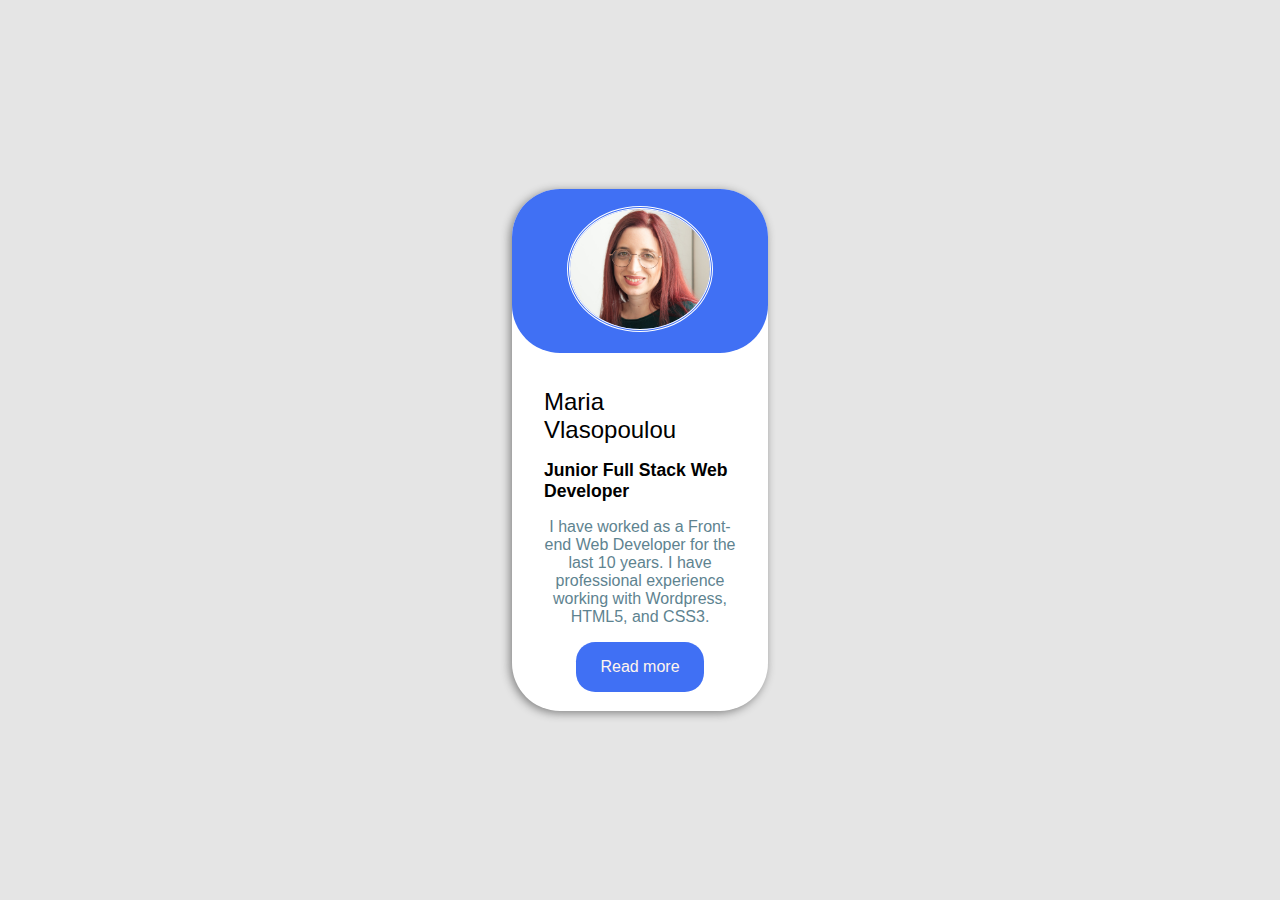
<file: week2-css-fundamentals/day-1-profile-card/index.html>
<!DOCTYPE html>
<html lang="en">
<head>
    <meta charset="UTF-8">
    <meta name="viewport" content="width=device-width, initial-scale=1.0">
    <title>Profile Card</title>
    <link rel="stylesheet" href="./style.css">
</head>
<body>
    <div id="container">
        <div class="card">
            <div class="card-top">
                <img src="./images/DSC_6470.jpeg" width="250">
            </div>
            <div class="card-bottom">
                <h1>Maria Vlasopoulou</h1>
                <h2>Junior Full Stack Web Developer</h2>
                <p>I have worked as a Front-end Web Developer for the last 10 years. I have professional experience working with Wordpress, HTML5, and CSS3.</p>
                <button class="button">Read more</button>
            </div>
        </div>
    </div>
</body>
</html>
</file>
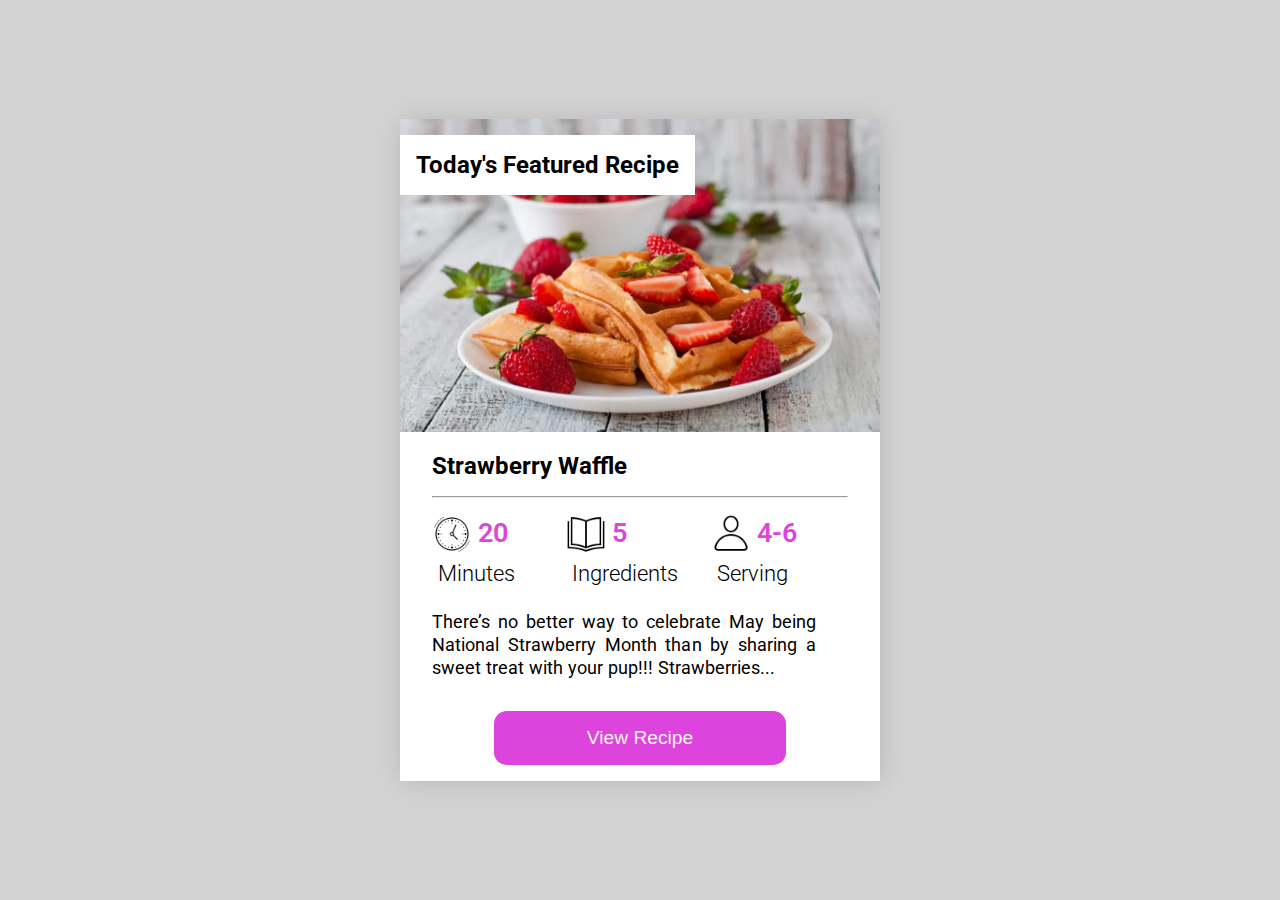
<file: week2-css-fundamentals/day-2-recipe-card/index.html>
<!DOCTYPE html>
<html lang="en">
<head>
    <meta charset="UTF-8">
    <meta name="viewport" content="width=device-width, initial-scale=1.0">
    <title>Recipe Card</title>
    <link href="https://fonts.googleapis.com/css2?family=Roboto:ital,wght@0,100..900;1,100..900&display=swap" rel="stylesheet">
    <link rel="stylesheet" href="./style.css">
</head>
<body>
    <div class="card">
        <h2>Today's Featured Recipe</h2>
        <img src="./images/strawberry-waffles.webp" alt="strawberry-waffles">
        <div class="card-bottom">
            <h1>Strawberry Waffle</h1>
            <hr>
            <div class="info">
                <div class="info-item">
                    <img src="./images/clock.png" alt="time-icon">
                    <span>20 </span><h4>Minutes</h4>
                </div>
                <div class="info-item">
                    <img src="./images/book.png" alt="book-icon">
                    <span>5 </span><h4>Ingredients</h4>
                </div>
                <div class="info-item">
                    <img src="./images/person.png" alt="figure-icon">
                    <span>4-6 </span><h4>Serving</h4>
                </div>
            </div>
            <p>There’s no better way to celebrate May being National Strawberry Month than by sharing a sweet treat with your pup!!! Strawberries...</p>
            <button class="button">View Recipe</button>
        </div>
    </div>
</body>
</html>
</file>
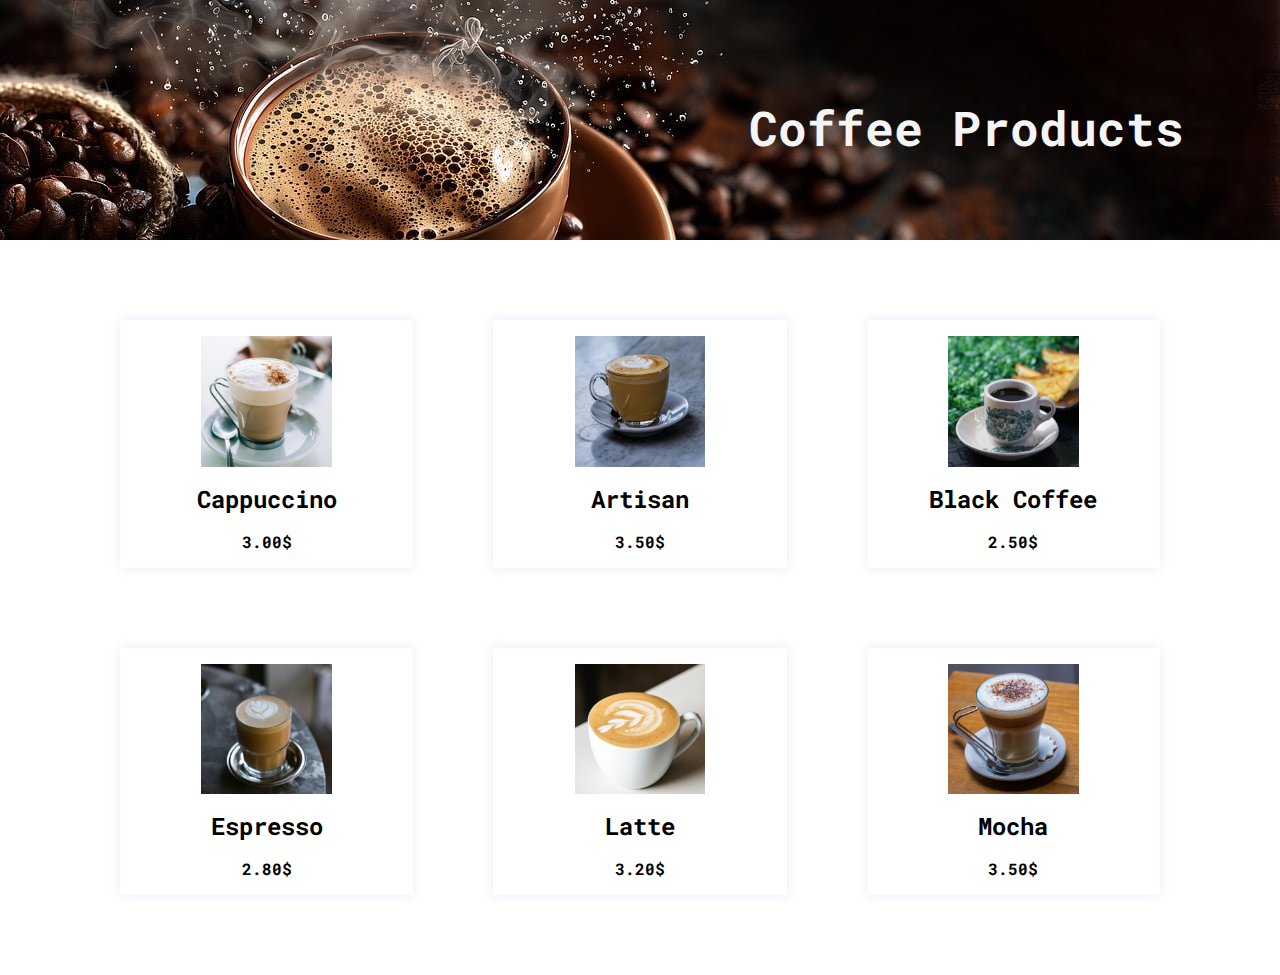
<file: week2-css-fundamentals/day-3-flexbox-3-column-layout/index.html>
<!DOCTYPE html>
<html lang="en">
<head>
    <meta charset="UTF-8">
    <meta name="viewport" content="width=device-width, initial-scale=1.0">
    <title>Flexbox 3-Column Layout</title>
    <link rel="stylesheet" href="./style.css">
    <link href="https://fonts.googleapis.com/css2?family=Roboto+Mono:ital,wght@0,100..700;1,100..700&display=swap" rel="stylesheet">
</head>
<body>
    <h1>Coffee Products</h1>
    <div class="container">
        <div class="product-card">
            <img src="./images/capuccino.jpg" alt="cappuccino">
            <h2>Cappuccino</h2>
            <h4>3.00$</h4>
        </div>
        <div class="product-card">
            <img src="./images/artisan.jpg" alt="artisan">
            <h2>Artisan</h2>
            <h4>3.50$</h4>
        </div>
        <div class="product-card">
            <img src="./images/black.jpg" alt="black coffee">
            <h2>Black Coffee</h2>
            <h4>2.50$</h4>
        </div>
        <div class="product-card">
            <img src="./images/espresso.jpg" alt="espresso">
            <h2>Espresso</h2>
            <h4>2.80$</h4>
        </div>
        <div class="product-card">
            <img src="./images/latte.jpg" alt="latte">
            <h2>Latte</h2>
            <h4>3.20$</h4>
        </div>
        <div class="product-card">
            <img src="./images/mocha.jpg" alt="mocha">
            <h2>Mocha</h2>
            <h4>3.50$</h4>
        </div>
    </div>
</body>
</html>
</file>
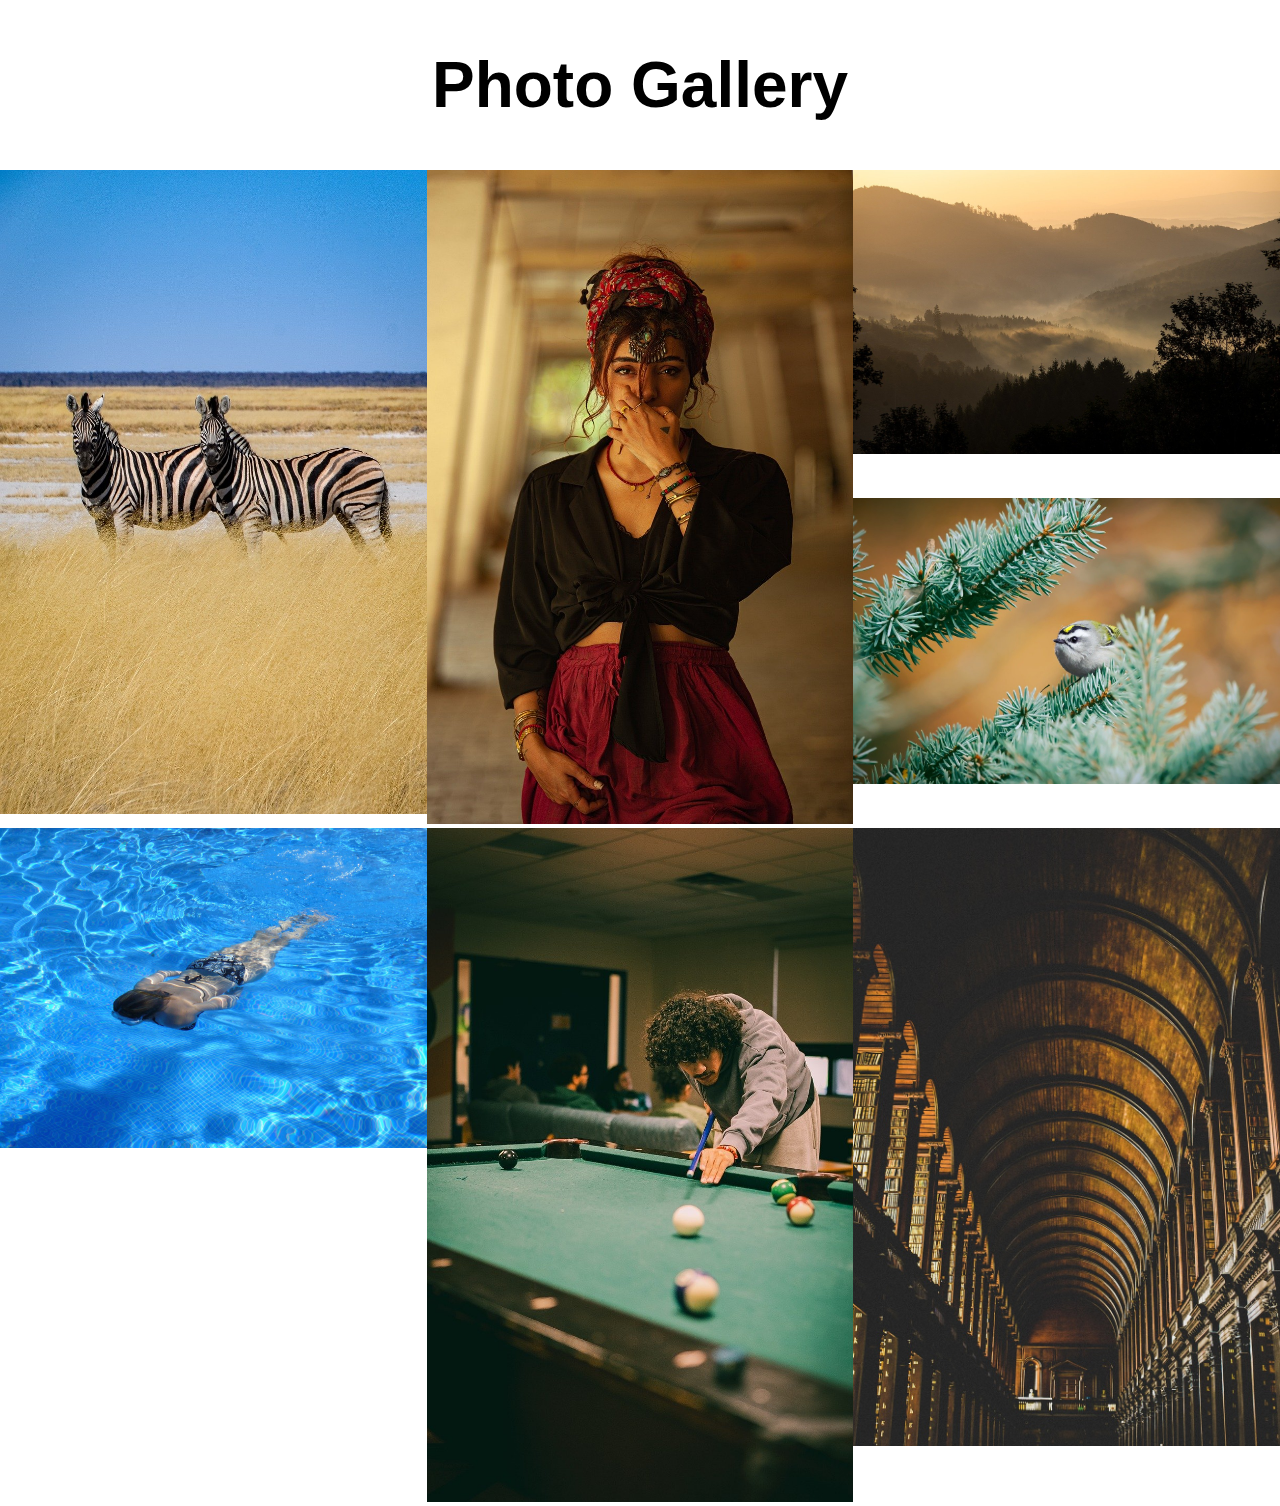
<file: week2-css-fundamentals/day-4-photo-gallery-css-grid/index.html>
<!DOCTYPE html>
<html lang="en">
<head>
    <meta charset="UTF-8">
    <meta name="viewport" content="width=device-width, initial-scale=1.0">
    <title>Photo Gallery - Grid Layout</title>
    <link rel="stylesheet" href="./style.css">
</head>
<body>
    <h1>Photo Gallery</h1>
    <div class="grid-container">
        <div class="image-1">
            <img src="./images/image-1.jpg">
        </div>
        <div class="image-2">
            <img src="./images/image-2.jpg">
        </div>
        <div class="image-3">
            <img src="./images/image-3.jpg">
        </div>
        <div class="image-4">
            <img src="./images/image-4.jpg">
        </div>
        <div class="image-5">
            <img src="./images/image-5.jpg">
        </div>
        <div class="image-6">
            <img src="./images/image-6.jpg">
        </div>
        <div class="image-7">
            <img src="./images/image-7.jpg">
        </div>
    </div>
</body>
</html>
</file>
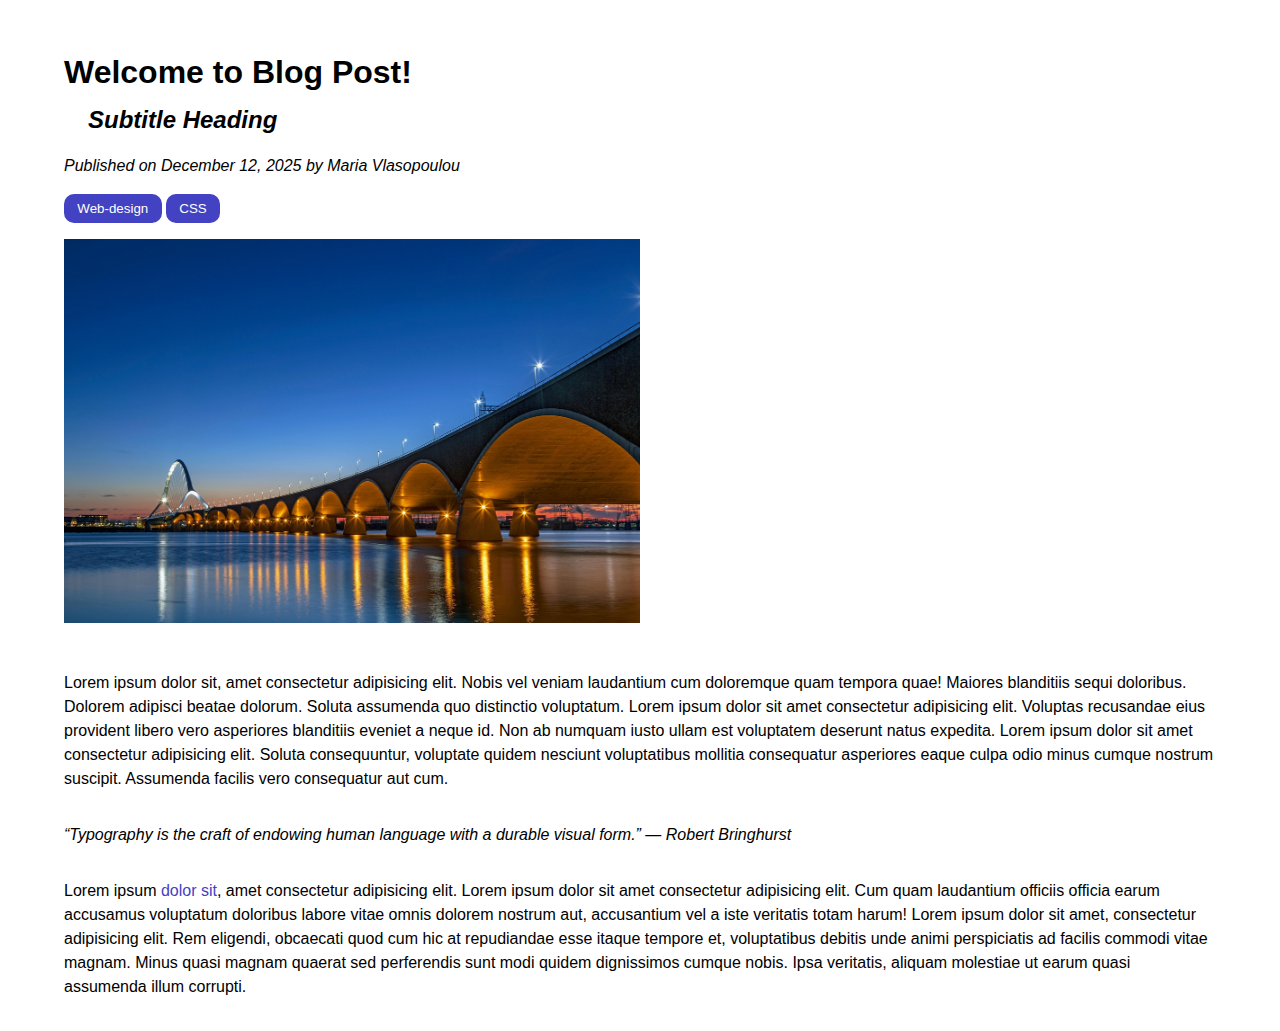
<file: week2-css-fundamentals/day-5-blog-post/index.html>
<!DOCTYPE html>
<html lang="en">
<head>
    <meta charset="UTF-8">
    <meta name="viewport" content="width=device-width, initial-scale=1.0">
    <title>Blog Post</title>
    <link rel="stylesheet" href="./style.css">
</head>
<body>
    <article class="blog-post">
        <h1>Welcome to Blog Post!</h1>
        <h2>Subtitle Heading</h2>
        <p class="date">Published on December 12, 2025 by Maria Vlasopoulou</p>
        <button class="category">Web-design</button>
        <button class="category">CSS</button>
        <img src="./bridge-9175733_1280.jpg">
        <p>Lorem ipsum dolor sit, amet consectetur adipisicing elit. Nobis vel veniam laudantium cum doloremque quam tempora quae! Maiores blanditiis sequi doloribus. Dolorem adipisci beatae dolorum. Soluta assumenda quo distinctio voluptatum. Lorem ipsum dolor sit amet consectetur adipisicing elit. Voluptas recusandae eius provident libero vero asperiores blanditiis eveniet a neque id. Non ab numquam iusto ullam est voluptatem deserunt natus expedita. Lorem ipsum dolor sit amet consectetur adipisicing elit. Soluta consequuntur, voluptate quidem nesciunt voluptatibus mollitia consequatur asperiores eaque culpa odio minus cumque nostrum suscipit. Assumenda facilis vero consequatur aut cum.</p>
        <blockquote>
            “Typography is the craft of endowing human language with a durable visual form.”
            <span>— Robert Bringhurst</span>
        </blockquote>
        <p>Lorem ipsum <a href="#">dolor sit</a>, amet consectetur adipisicing elit. Lorem ipsum dolor sit amet consectetur adipisicing elit. Cum quam laudantium officiis officia earum accusamus voluptatum doloribus labore vitae omnis dolorem nostrum aut, accusantium vel a iste veritatis totam harum! Lorem ipsum dolor sit amet, consectetur adipisicing elit. Rem eligendi, obcaecati quod cum hic at repudiandae esse itaque tempore et, voluptatibus debitis unde animi perspiciatis ad facilis commodi vitae magnam. Minus quasi magnam quaerat sed perferendis sunt modi quidem dignissimos cumque nobis. Ipsa veritatis, aliquam molestiae ut earum quasi assumenda illum corrupti.</p>
    </article>
</body>
</html>
</file>
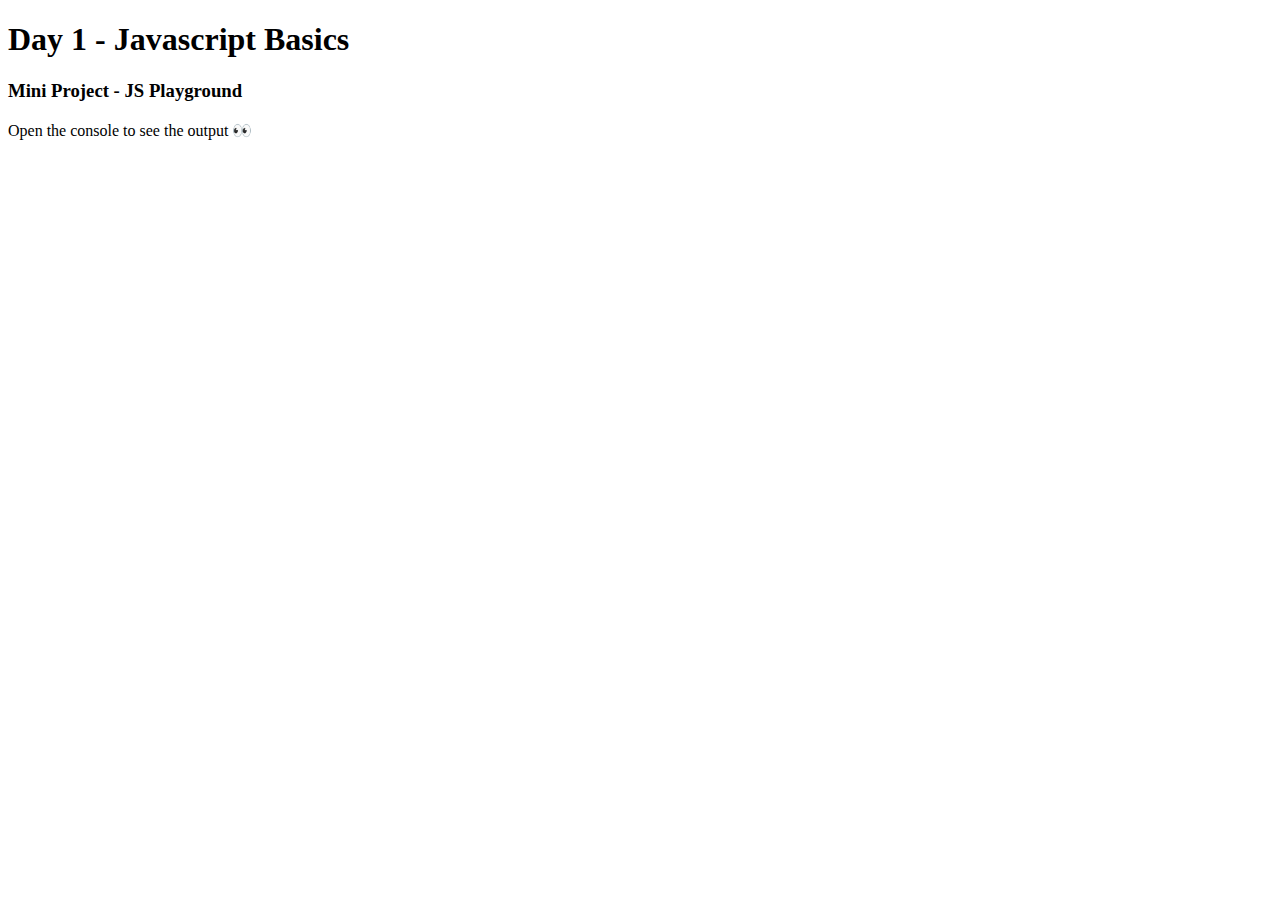
<file: week3-javascript-basics/day1-js-playground/index.html>
<!DOCTYPE html>
<html lang="en">
<head>
    <meta charset="UTF-8">
    <meta name="viewport" content="width=device-width, initial-scale=1.0">
    <title>JS Playground</title>
</head>
<body>
    <h1>Day 1 - Javascript Basics</h1>
    <h3>Mini Project - JS Playground</h3>
    <p>Open the console to see the output 👀</p>

    <script src="script.js"></script>
</body>
</html>
</file>
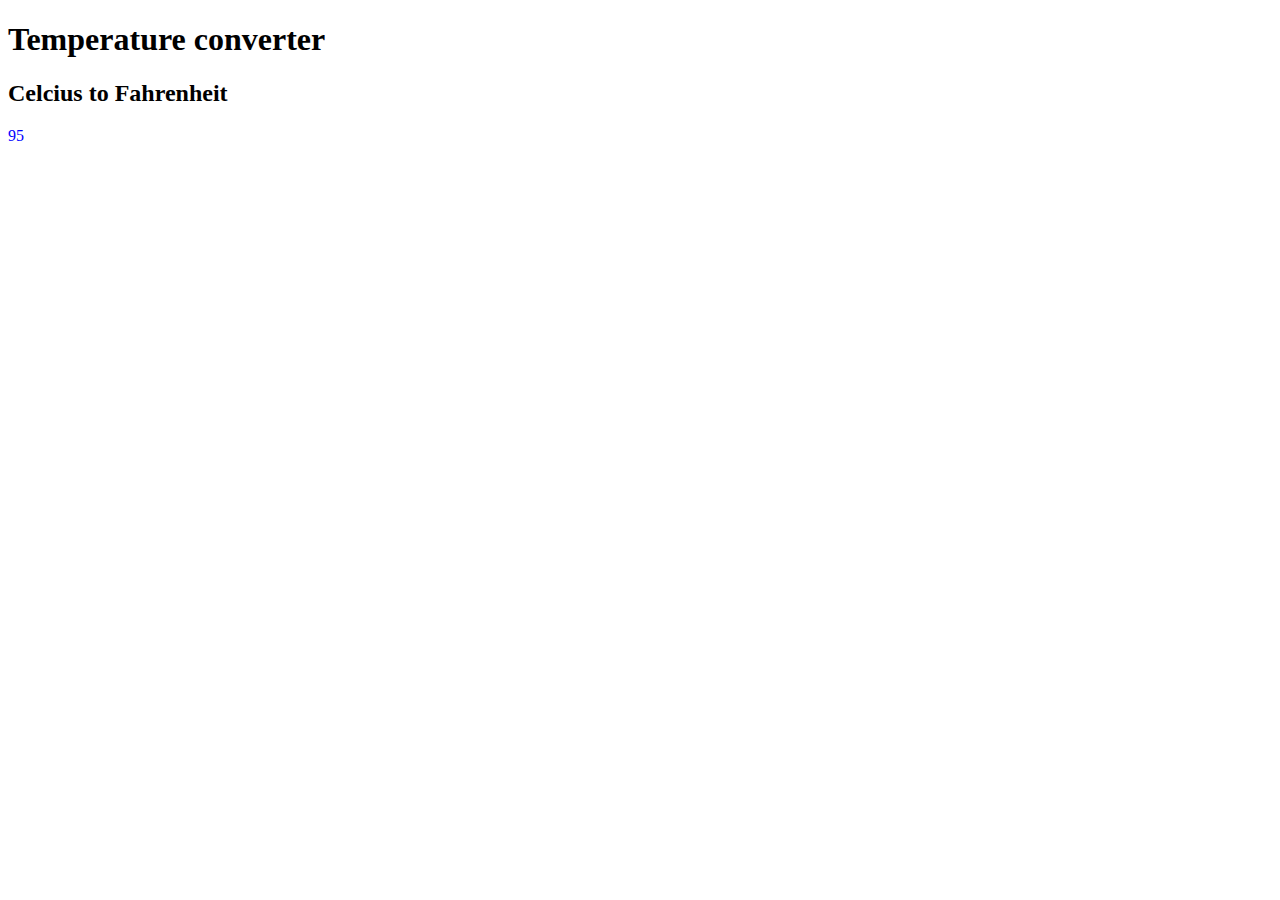
<file: week3-javascript-basics/day2-temperature-converter/index.html>
<!DOCTYPE html>
<html lang="en">
<head>
    <meta charset="UTF-8">
    <meta name="viewport" content="width=device-width, initial-scale=1.0">
    <title>Day 2 - Mini project</title>
</head>
<body>
    <h1>Temperature converter</h1>
    <h2>Celcius to Fahrenheit</h2>
    <p id="converter" style="color:blue"></p>

    <script>
        const tempConverter = celcius => celcius * (9/5) + 32;

        console.log(tempConverter(22));

        document.getElementById("converter").textContent = `${tempConverter(35)}`;
    </script>
</body>
</html>
</file>
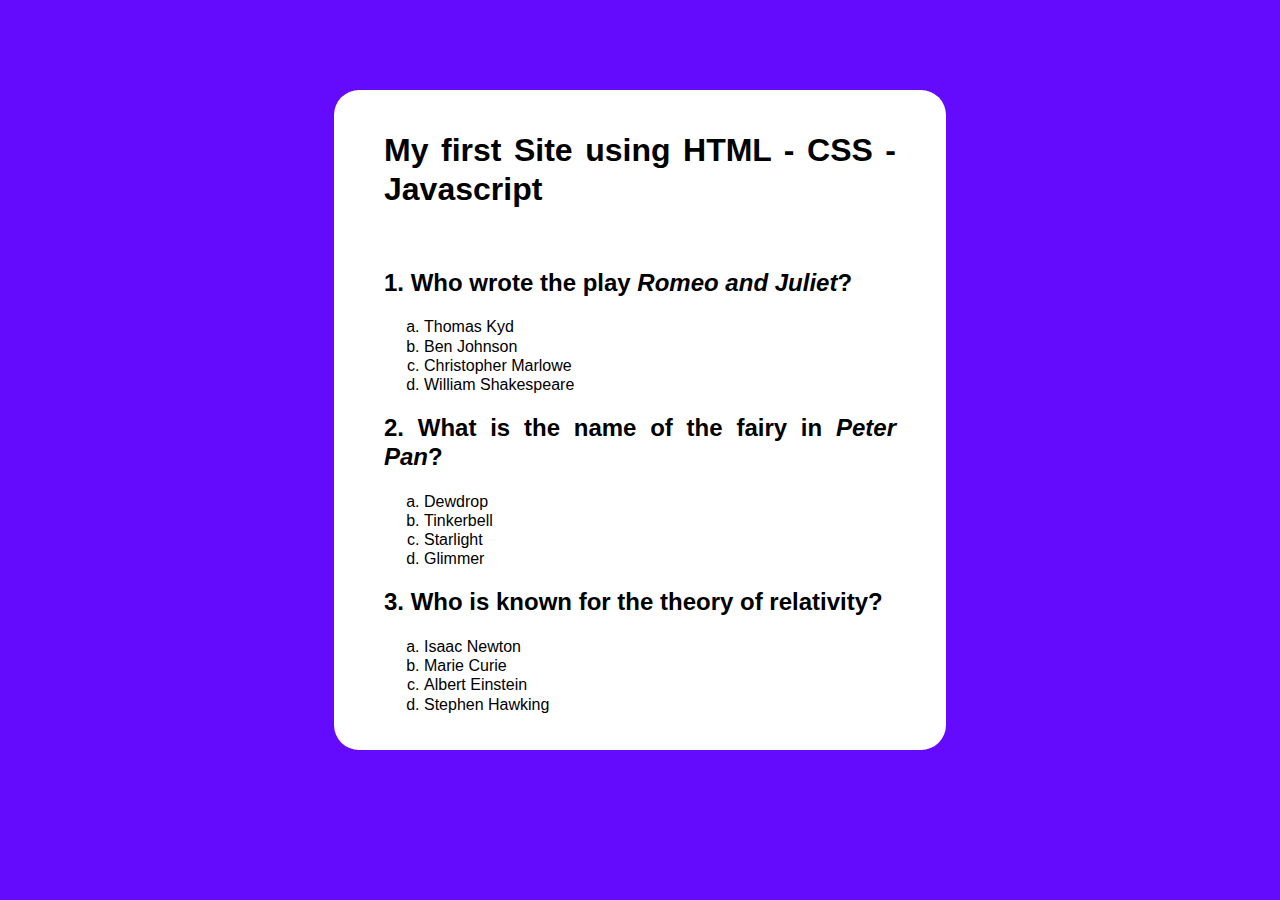
<file: week3-javascript-basics/day3-simple-3questions-quiz/index.html>
<!DOCTYPE html>
<html lang="en">
<head>
    <meta charset="UTF-8">
    <meta name="viewport" content="width=device-width, initial-scale=1.0">
    <title>Day 3 - Simple 3-Questions Quiz</title>
    <link rel="stylesheet" href="./style.css">
</head>
<body>
    <h1>My first Site using HTML - CSS - Javascript</h1>
    <br/>
    <h2>1. Who wrote the play <em>Romeo and Juliet</em>?</h2>
    <ol>
        <li>Thomas Kyd</li>
        <li>Ben Johnson</li>
        <li>Christopher Marlowe</li>
        <li>William Shakespeare</li>
    </ol>
    <h2>2. What is the name of the fairy in <em>Peter Pan</em>?</h2>
    <ol>
        <li>Dewdrop</li>
        <li>Tinkerbell</li>
        <li>Starlight</li>
        <li>Glimmer</li>
    </ol>
    <h2>3. Who is known for the theory of relativity?</h2>
    <ol>
        <li>Isaac Newton</li>
        <li>Marie Curie</li>
        <li>Albert Einstein</li>
        <li>Stephen Hawking</li>
    </ol>

    <script src="./script.js"></script>
</body>
</html>
</file>
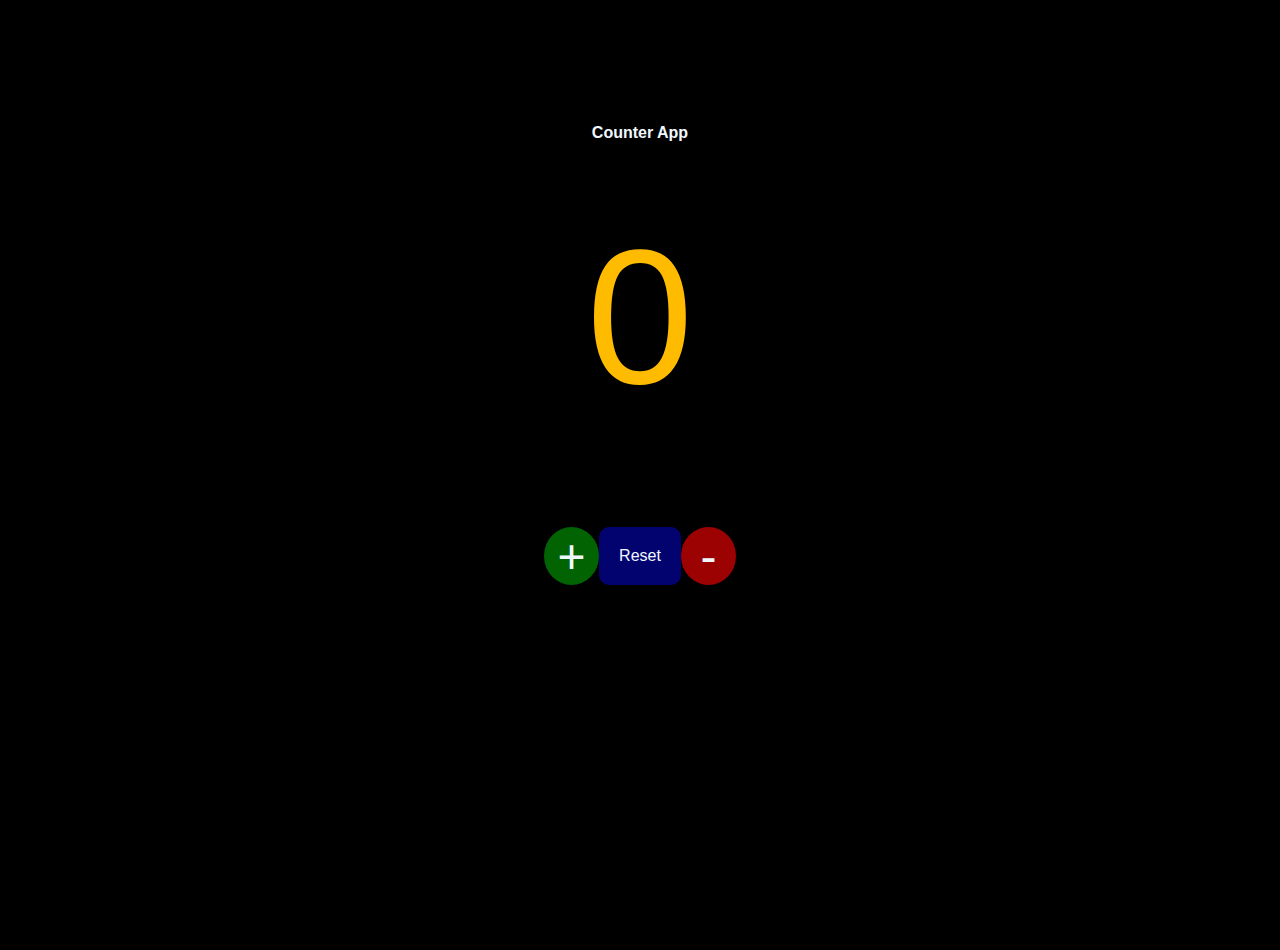
<file: week3-javascript-basics/day4-counter-app/index.html>
<!DOCTYPE html>
<html lang="en">
<head>
    <meta charset="UTF-8">
    <meta name="viewport" content="width=device-width, initial-scale=1.0">
    <title>Day 4 - Mini project</title>
    <link rel="stylesheet" href="./style.css">
    <script src="./script.js" defer></script>
</head>
<body>
    <div class="container">
        <h1>Counter App</h1>
        <div class="counter">
            <p class="count">0</p>
            <p class="negative">Can't go below 0</p>
            <div class="buttons">
                <button class="plus">+</button>
                <button class="reset">Reset</button>
                <button class="minus">-</button>
            </div>
        </div>
    </div>
</body>
</html>
</file>
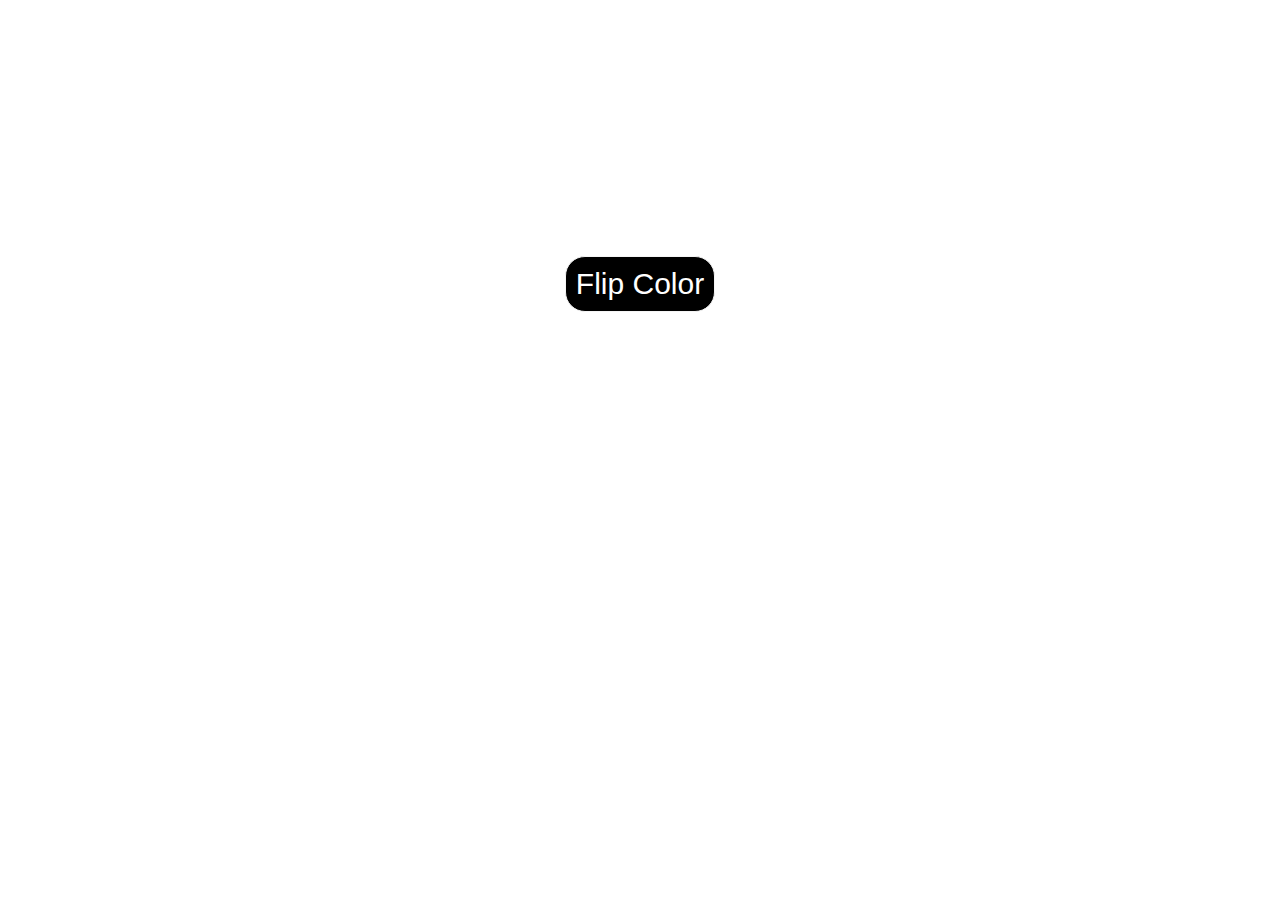
<file: week3-javascript-basics/day5-color-flipper/index.html>
<!DOCTYPE html>
<html lang="en">
<head>
    <meta charset="UTF-8">
    <meta name="viewport" content="width=device-width, initial-scale=1.0">
    <title>Mini Project: Color Flipper</title>
    <link rel="stylesheet" href="./style.css">
</head>
<body>
    <button class="button">Flip Color</button>

    <script src="./script.js"></script>
</body>
</html>
</file>
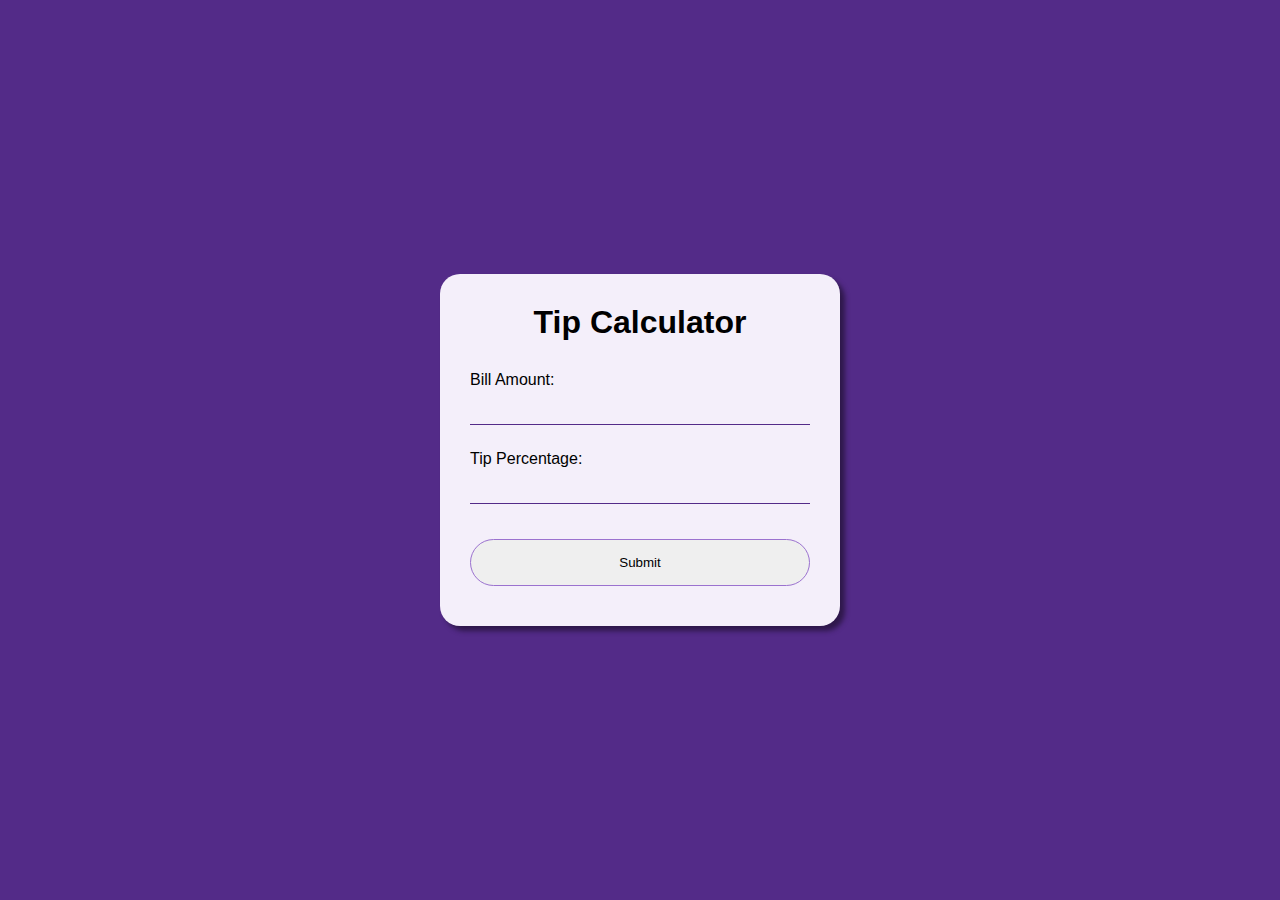
<file: week3-javascript-basics/day6-tip-calculator/index.html>
<!DOCTYPE html>
<html lang="en">
<head>
    <meta charset="UTF-8">
    <meta name="viewport" content="width=device-width, initial-scale=1.0">
    <title>Mini Project: Tip Calculator</title>
    <link rel="stylesheet" href="./style.css">
</head>
<body>
    <div class="container">
        <h1>Tip Calculator</h1>
        <label for="bill" class="label">Bill Amount:</label>
        <input id="bill" class="input">
        <label for="tip" class="label">Tip Percentage:</label>
        <input id="tip" class="input">
        <button class="submit">Submit</button>

        <div class="result"></div>
    </div>
    
    <script src="./script.js"></script>
</body>
</html>
</file>
<file: week2-css-fundamentals/day-1-profile-card/style.css>
* {
    box-sizing: border-box;
    margin: 0;
    padding: 0;
    font-family: 'Trebuchet MS', 'Lucida Sans Unicode', 'Lucida Grande', 'Lucida Sans', Arial, sans-serif;
    font-size: 16px;
}

body {
    background-color: rgb(229, 229, 229);
}

/* Container Flex Style */
#container {
    height: 100vh;
    margin: 0 auto;
    display: flex;
    justify-content: center;
    align-items: center;
}

/* Card Style */
.card {
    width: 20%;
    margin: 0 auto;
    border-radius: 3rem;
    box-shadow: -2px 2px 10px gray;
    display: flex;
    flex-direction: column;
    justify-content: center;
    align-items: center;
    gap: 1rem;
    background-color: white;
}

.card-top {
    background-color: #4070F4;
    width: 100%;
    border-radius: 3rem;
    text-align: center;
    padding: 20px;
}

/* Image Style*/
.card img {
    width: 140px;
    height: 120px;
    border-radius: 80%;
    outline: 0.2rem double white;
}

.card-bottom {
    padding: 1.2rem 2rem;
    display: flex;
    flex-direction: column;
    align-items: center;
    gap: 1rem;
}

.card-bottom h1 {
    font-size: 1.5rem;
    font-weight: normal;
}

.card-bottom h2 {
    font-size: 1.1rem;
}

.card-bottom p {
    text-align: center;
    font-weight: 500;
    color: rgb(94, 131, 144);
}

.button {
    padding: 1rem 1.5rem;
    background-color: #4070F4;
    border-radius: 1.2rem;
    border: none;
    color: seashell;
}

.button:hover {
    cursor: pointer;
    background-color: purple;
}
</file>
<file: week2-css-fundamentals/day-2-recipe-card/style.css>
* {
    box-sizing: border-box;
    margin: 0;
    padding: 0;
}

body {
    font-family: Roboto, sans-serif;
    font-size: 16px;
    height: 100vh;
    background-color: lightgrey;
    display: flex;
    justify-content: center;
    align-items: center;
}

/* Card Box */
.card {
    width: 30rem;
    height: auto;
    background-color: white;
    box-shadow: 1px 1px 25px rgb(183, 183, 183);
}

.card img {
    width: 100%;
}

.card h2 {
    position: absolute;
    background-color: white;
    top: 15%;
    padding: 1rem;
}

.card-bottom {
    padding: 1rem 2rem;
}

.card-bottom h1 {
    padding-bottom: 1rem;
    font-size: 1.5rem;
}

.card-bottom hr {
    line-height: 1.2;
}

/* Card Information */
.info {
    display: flex;
    justify-content: space-between;
    padding: 1rem 0;
}

.info img {
    width: 40px;
}

/* Basic Information */
.info-item {
    display: flex;
    justify-content: flex-start;
    flex-wrap: wrap;
}

.info-item span {
    font-size: 1.7rem;
    font-weight: 600;
    color: rgb(221, 68, 221);
    padding: 3px 6px;
}

.info-item h4 {
    font-weight: 300;
    font-size: 1.4rem;
    padding: 6px;
}

/* Descritpion */
p {
    font-size: 1.1rem;
    font-weight: 400;
    line-height: 1.3;
    word-spacing: 1px;
    text-align: justify;
    padding: .2rem 2rem 2rem 0;
}

/* Button */
.button {
    background-color: rgb(221, 68, 221);
    border: none;
    border-radius: 0.8rem;
    width: 70%;
    padding: 1rem 5rem;
    margin: auto;
    display: block;
    color: seashell;
    font-size: 1.2rem;
    font-weight: 500;
}

.button:hover {
    box-shadow: 0 0.5em 0.5em -0.4em rgb(221, 68, 221);
    transform: translateY(-0.25em);
    cursor: pointer;
}
</file>
<file: week2-css-fundamentals/day-3-flexbox-3-column-layout/style.css>
* {
    box-sizing: border-box;
    padding: 0;
    margin: 0;
}

body {
    font-family: 'Roboto Mono', sans-serif;
    font-size: 16px;
    height: 100vh;
}

/* Banner Section */
h1 {
    background-image: url(./images/title-banner.jpg);
    background-repeat: no-repeat;
    background-size: cover;
    height: 5em;
    font-size: 3rem;
    text-align: right;
    color: whitesmoke;
    padding-top: 6rem;
    padding-right: 6rem;
}

/* Flexbox Container */
.container {
    display: flex;
    justify-content: center;
    align-items: center;
    gap: 5rem;
    flex-wrap: wrap;
    margin: 5rem;
    padding-bottom: 5rem;
}

/* Product Card */
.product-card {
    display: flex;
    flex-direction: column;
    align-items: center;
    gap: 1rem;
    padding: 1rem;
    box-shadow: 0 0 10px 0 rgba(148, 146, 245, .2);
    flex: 0 1 calc(33.333% - 5rem);
}

.product-card img {
    width: 50%;
    height: auto;
}

.product-card h2{
    text-align: center;
}

/* Media queries for small devices */
@media only screen and (max-width: 1024px) {
    .container {
        flex-direction: column;
    }
}
</file>
<file: week2-css-fundamentals/day-4-photo-gallery-css-grid/style.css>
* {
    box-sizing: border-box;
    margin: 0;
    padding: 0;
}

body {
    font-family: 'Trebuchet MS', 'Lucida Sans Unicode', 'Lucida Grande', 'Lucida Sans', Arial, sans-serif;
    font-size: 16px;
    text-align: center;
    height: 100vh;
}

h1 {
    font-size: 4rem;
    padding: 3rem;
}

.grid-container {
    display: grid;
    grid-template-columns: repeat(3, 1fr);
    gap: 0;
}

.grid-container img {
    max-width: 100%;
    height: auto;
    object-fit: cover;
}

.image-1 {
    grid-column-start: 1;
    grid-row: 1 / span 2;
}

.image-2 {
    grid-column-start: 2;
    grid-row: 1 / span 2;
}

.image-3 {
    grid-column-start: 3;
    grid-row: 1;
}

.image-4 {
    grid-column-start: 3;
    grid-row: 2;
}

.image-5 {
    grid-column-start: 2;
    grid-row: 3 / span 2
}

.image-6 {
    grid-column-start: 1;
    grid-row: 3;
}

.image-7 {
    grid-column-start: 3;
    grid-row: 3 / span 2;
}

@media only screen and (max-width: 768px){
    .grid-container {
        grid-template-columns: repeat(2, 1fr);
    }
}

@media only screen and (max-width: 480px){
    .grid-container {
        grid-template-columns: 1fr;
    }
}
</file>
<file: week2-css-fundamentals/day-5-blog-post/style.css>
* {
    box-sizing: border-box;
    margin: 0;
    padding: 0;
}

body {
    font-family: Verdana, Geneva, Tahoma, sans-serif;
    font-size: 16px;
    height: 100vh;
    line-height: 1.5;
}

.blog-post {
    margin: 3em 4em;
}

.blog-post h1 {
    margin-bottom: 0.2em;
}

.blog-post h2 {
    padding-left: 1em;
    font-style: italic;
}

.blog-post .date {
    font-style: italic;
    padding: 1em 0;
}

.blog-post button {
    padding: 0.5em 1em;
    background-color: rgb(66, 66, 194);
    color: white;
    border-radius: 10px;
    border: none;
}

.blog-post img {
    max-width: 50%;
    height: auto;
    padding: 1em 0;
    display: block;
}

.blog-post p {
    padding: 2em 0;
}

.blog-post blockquote {
    font-style: italic;
}

.blog-post a {
    color: rgb(66, 66, 194);
    text-decoration: none;
}

.blog-post a:hover {
    cursor: pointer;
    color: purple;
    font-size: 1.2em;
}
</file>
<file: week3-javascript-basics/day3-simple-3questions-quiz/style.css>
html {
    background-color: rgb(100, 11, 253);
}

body {
    background-color: white;
    color: rgb(0, 0, 0);
    font-family: Verdana, Geneva, Tahoma, sans-serif;
    font-size: 16px;
    text-align: justify;
    width: 512px;
    height: 100%;
    margin: 10vh auto;
    padding: 20px 50px;
    line-height: 1.2;
    border-radius: 25px;
}

ol {
    list-style-type: lower-alpha;
}
</file>
<file: week3-javascript-basics/day4-counter-app/style.css>
* {
    box-sizing: border-box;
    padding: 0;
    margin: 0;
    font-family: Verdana, Geneva, Tahoma, sans-serif;
    font-size: 16px;
}

body {
    background-color: black;
    height: 100vh;
}

.container {
    color: aliceblue;
    width: 20vw;
    margin: 50px auto;
    display: flex;
    flex-direction: column;
    align-items: center;
    border-radius: 20px;
    padding: 10px;
}

h1 {
    font-size: 1rem;
    margin: 4rem;
}

.counter {
    text-align: center;
    color: rgb(255, 187, 0);
}

.count {
    font-size: 12rem;
}

.negative {
    display: none;
}

.buttons {
    display: flex;
    justify-content: space-between;
    width: 15vw;
    margin: 100px;
}

.plus, .minus {
    font-size: 3rem;
    border: none;
    border-radius: 50%;
    width: 60px;
    color: aliceblue;
}

.plus {
    background-color: rgb(2, 99, 2);
}

.minus {
    background-color: rgb(156, 2, 2);
}

.reset {
    background-color: rgb(3, 3, 112);
    color: aliceblue;
    padding: 20px;
    border: none;
    border-radius: 10px;
}
</file>
<file: week3-javascript-basics/day5-color-flipper/style.css>
* {
    box-sizing: border-box;
    margin: 0;
    padding: 0;
}

body {
    text-align: center;
}

.button {
    margin-top: 20%;
    font-size: 30px;
    padding: 10px;
    border: 1px solid whitesmoke;
    border-radius: 20px;
    background-color: black;
    color: white;
}
</file>
<file: week3-javascript-basics/day6-tip-calculator/style.css>
* {
    box-sizing: border-box;
    margin: 0;
    padding: 0;
}

body {
    background-color: #532b88;
    font-family: Verdana, Geneva, Tahoma, sans-serif;
    font-size: 16px;
    height: 100vh;
    display: flex;
    justify-content: center;
    align-items: center;
}

.container {
    width: 400px;
    background-color: #f4effa;
    margin: 0 auto;
    padding: 30px;
    display: flex;
    flex-direction: column;
    border-radius: 20px;
    box-shadow: 5px 5px 5px #2f184b;
}

h1 {
    text-align: center;
    padding-bottom: 30px;
}

.label {
    text-align: left;
}

.input {
    background-color: transparent;
    border: none;
    border-bottom: 1px solid #532b88;
    margin-bottom: 25px;
    padding: 10px;
}

.submit {
    border: 1px solid #9b72cf;
    border-radius: 25px;
    padding: 15px 30px;
    margin-top: 10px;
}

.submit:hover {
    background-color: #532b88;
    color: whitesmoke;
}

.result {
    text-align: center;
    padding-top: 10px;
}
</file>
